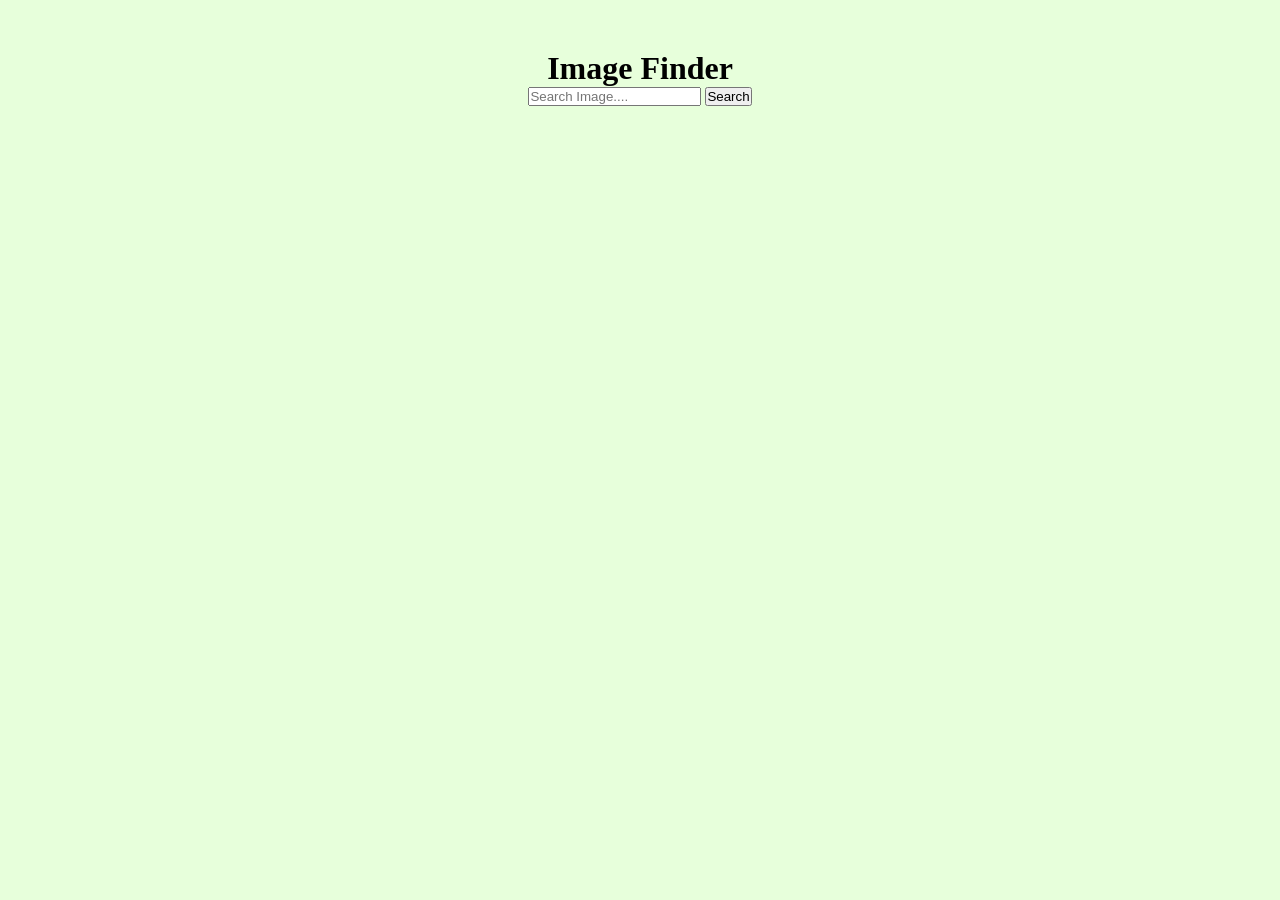
<file: image finder/index.html>
<!DOCTYPE html>
<html lang="en">
    <head>
        <meta charset="UTF-8" />
        <meta name="viewport" content="width=device-width, initial-scale=1.0" />
        <title>Image Finder</title>
        <link rel="stylesheet" href="style.css">
    </head>
    <body>
        <div class="main">
            <h1>Image Finder</h1>
            <form>
                <input
                    type="text"
                    name=""
                    id="keyword"
                    placeholder="Search Image...."
                />
                <button id="btn">Search</button>
            </form>
            <div class="allImg" id="allImg"></div>
            <button class="hidden" id="loadMoreBtn">Load More</button>
        </div>
        <script src="index.js"></script>
    </body>
</html>
</file>
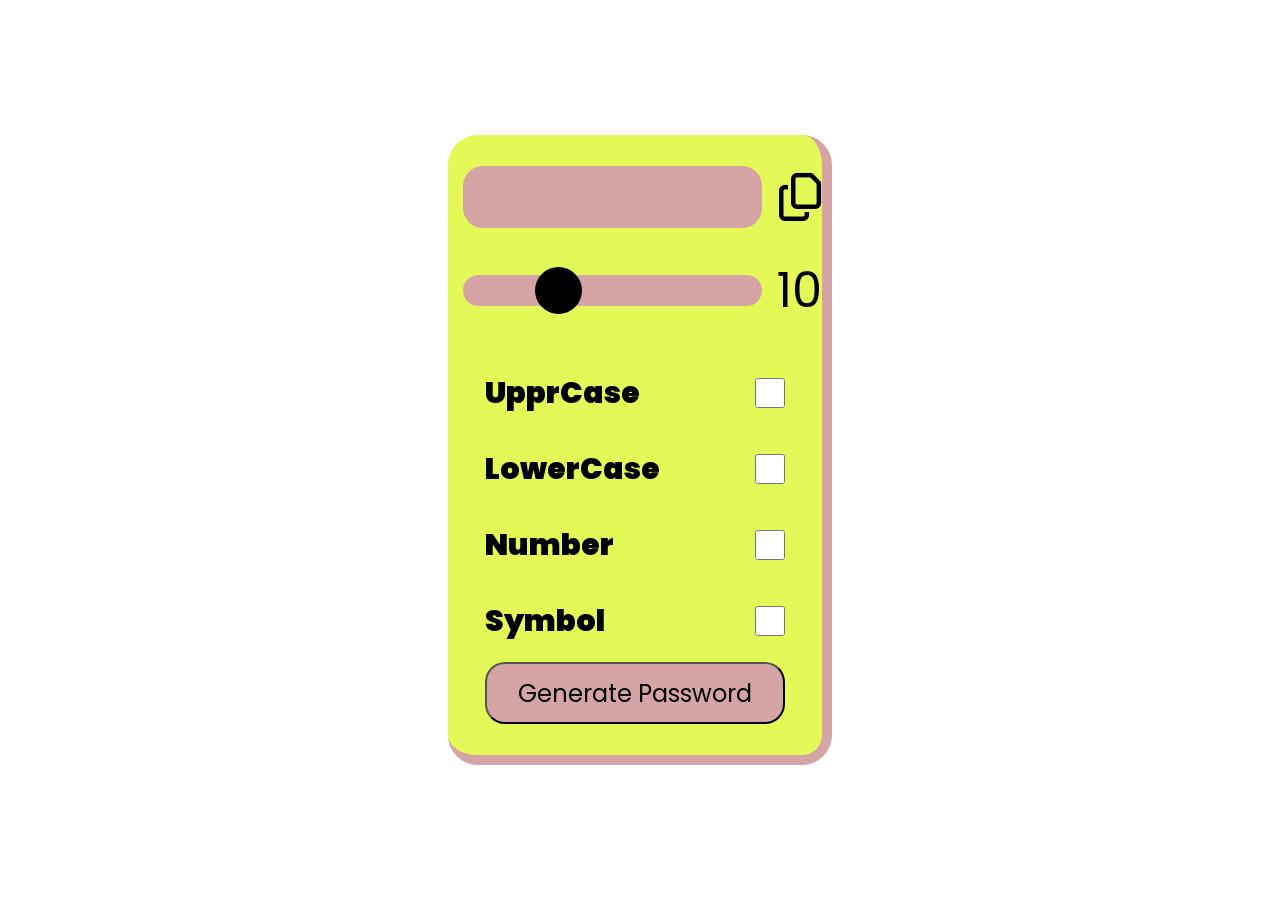
<file: password generator/index.html>
<!DOCTYPE html>
<html lang="en">
<head>
    <meta charset="UTF-8">
    <meta name="viewport" content="width=device-width, initial-scale=1.0">
    <title>Document</title>
    <link rel="stylesheet" href="style.css">
    <link rel="stylesheet" href="https://cdnjs.cloudflare.com/ajax/libs/font-awesome/6.5.1/css/all.min.css" integrity="sha512-DTOQO9RWCH3ppGqcWaEA1BIZOC6xxalwEsw9c2QQeAIftl+Vegovlnee1c9QX4TctnWMn13TZye+giMm8e2LwA==" crossorigin="anonymous" referrerpolicy="no-referrer" />
</head>
<body>

    <div class="main">
        <div class="firstDiv">
            <h1 id="newPass"></h1>
            <i class="fa-regular fa-copy" id="copyBtn"></i>
        </div>

        <div class="SecondDiv">
            <input type="range" id="range" min="6" max="20" value="10">
            <p id="rangeVal"></p>
        </div>


        <div class="thirdDiv">
            <div class="inputDiv">
                <label for="capLet">UpprCase</label>
                <input type="checkbox" name="capLet" id="capLet">
            </div>
            <br>
            <div class="inputDiv">
                <label for="samLet">LowerCase</label>
                <input type="checkbox" name="samLet" id="samLet">
            </div>

            <br>

            <div class="inputDiv">
                <label for="number">Number</label>
                <input type="checkbox" name="number" id="number">
            </div>

            <br>
            <div class="inputDiv">
                <label for="symbol">Symbol</label>
                <input type="checkbox" name="symbol" id="symbol">
            </div>

        </div>


        <button id="genPass">Generate Password</button>
    </div>
    

    <script src="index.js"></script>
</body>
</html>
</file>
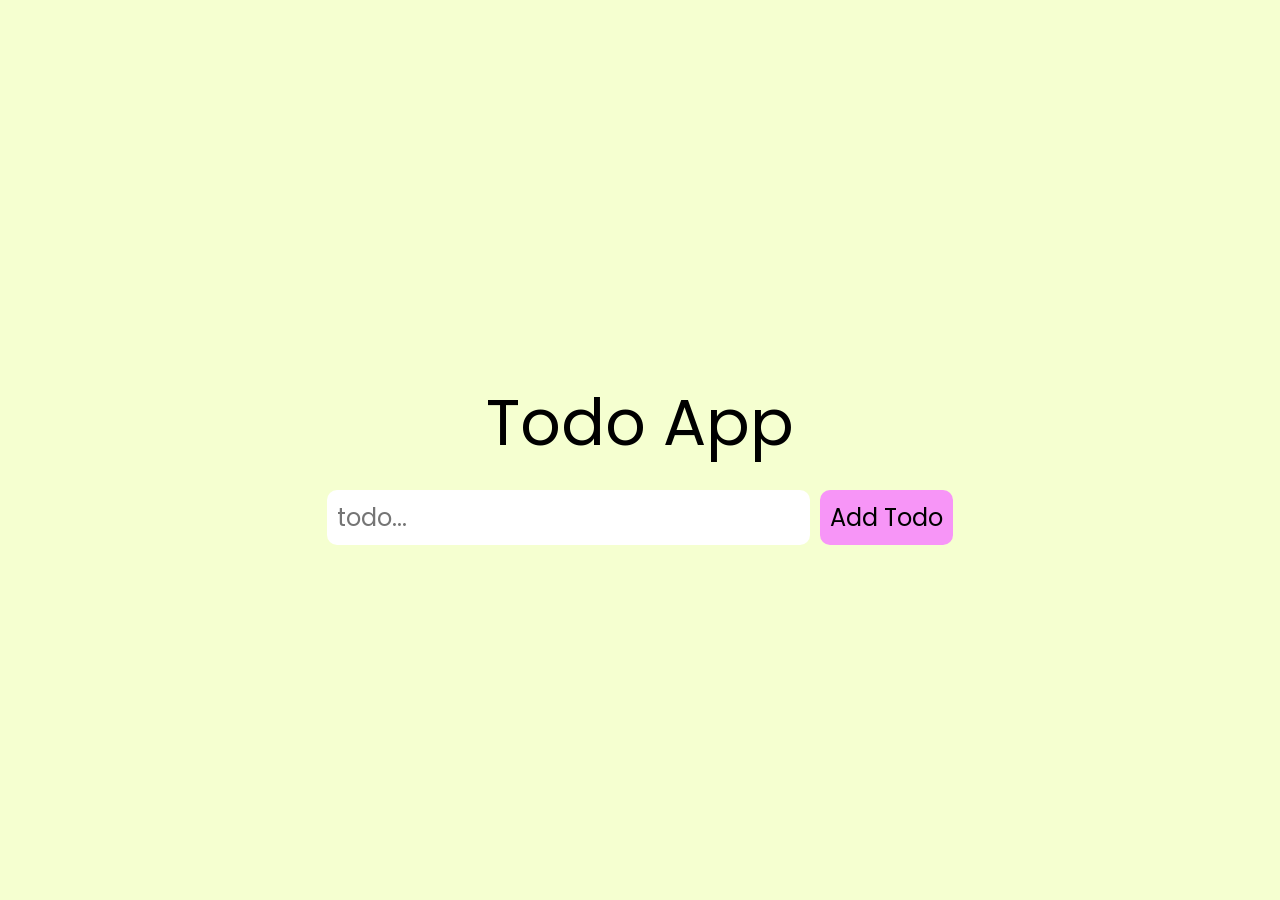
<file: to do app/index.html>
<!DOCTYPE html>
<html lang="en">
<head>
    <meta charset="UTF-8">
    <meta name="viewport" content="width=device-width, initial-scale=1.0">
    <title>Document</title>
    <link rel="stylesheet" href="style.css">
</head>
<body>
    <div class="main">
        <h1>Todo App</h1>
        <form class="form">
            <input type="text" placeholder="todo..." id="todoInput">
            <button id="addBtn">Add Todo</button>
        </form>
        <div id="allTodo"></div>

    </div>

    <script src="index.js"></script>
</body>
</html>
</file>
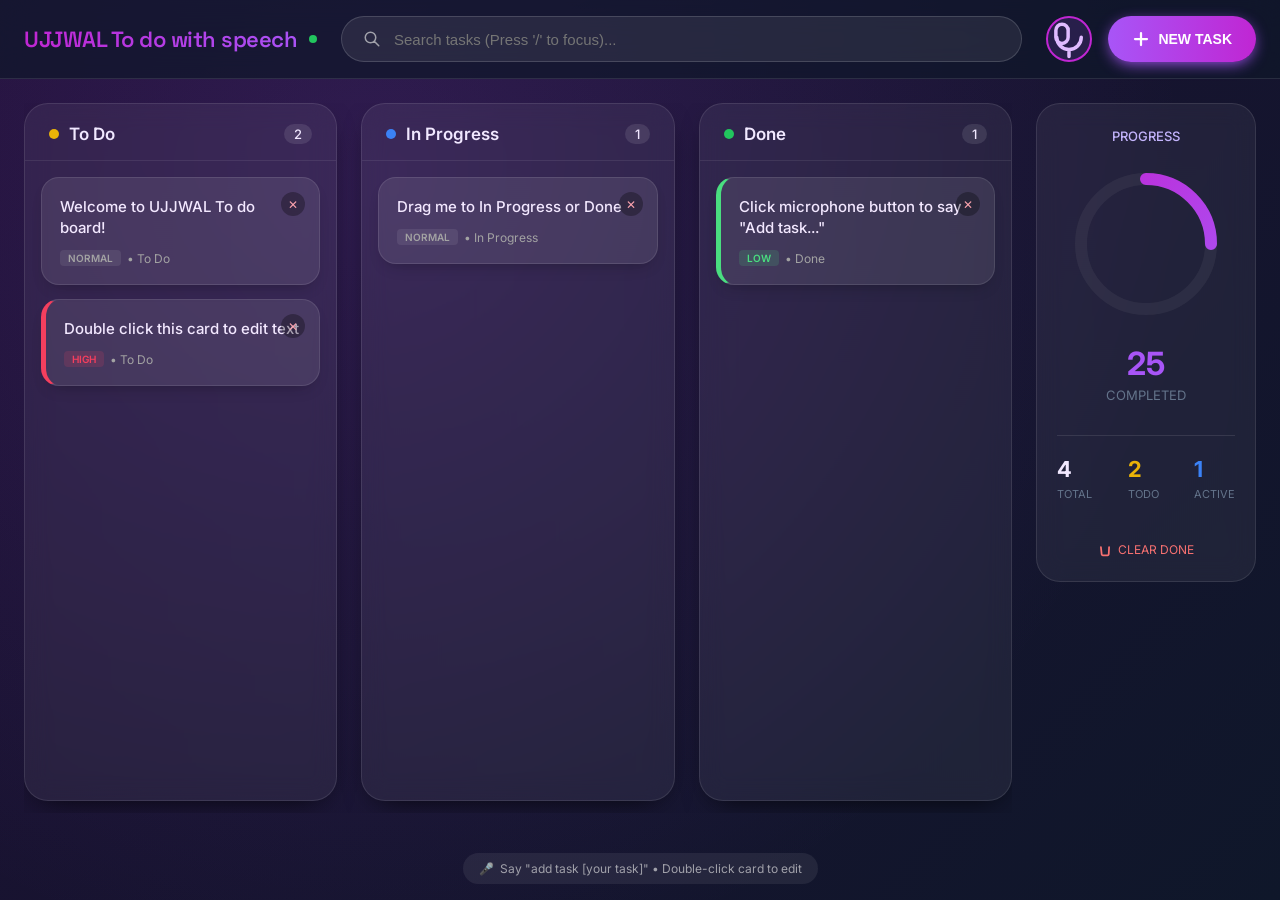
<file: To Do with Speech/index.html>
<!DOCTYPE html>
<html lang="en">
<head>
    <meta charset="UTF-8">
    <meta name="viewport" content="width=device-width, initial-scale=1.0">
    <title>UJJWAL To do with speech</title>
    <link rel="stylesheet" href="style.css">
</head>
<body>
    <div class="app">
        <header>
            <div class="logo">
                UJJWAL To do with speech
                <span class="logo-dot"></span>
            </div>
            <div class="search-container">
                <svg xmlns="http://www.w3.org/2000/svg" class="search-icon" width="18" height="18" fill="none" viewBox="0 0 24 24" stroke="currentColor">
                    <path stroke-linecap="round" stroke-linejoin="round" stroke-width="2" d="M21 21l-6-6m2-5a7 7 0 01-14 0 7 7 0 0114 0z" />
                </svg>
                <input type="text" id="search-input" class="search-input" placeholder="Search tasks (Press '/' to focus)...">
            </div>
            <div class="header-actions">
                <button onclick="toggleVoiceRecognition()" id="voice-button" class="voice-btn" title="Voice Command">
                    <svg id="mic-icon" xmlns="http://www.w3.org/2000/svg" class="mic-icon" fill="none" viewBox="0 0 24 24" stroke="currentColor">
                        <path stroke-linecap="round" stroke-linejoin="round" stroke-width="2" d="M19 11a7 7 0 01-7 7m0 0a7 7 0 01-7-7m7 7v4m-.5-15a3.5 3.5 0 10-7 0v4a3.5 3.5 0 007 0V6z" />
                    </svg>
                </button>
                <button onclick="showAddModal()" class="add-btn">
                    <svg xmlns="http://www.w3.org/2000/svg" width="18" height="18" fill="none" viewBox="0 0 24 24" stroke="currentColor" stroke-width="3">
                        <path stroke-linecap="round" stroke-linejoin="round" d="M12 4v16m8-8H4" />
                    </svg>
                    <span>NEW TASK</span>
                </button>
            </div>
        </header>
        <div class="main-content">
            <div class="board" id="board">
                <div class="column todo-header" id="todo-column" ondragover="handleDragOver(event)" ondragleave="handleDragLeave(event)" ondrop="handleDrop(event, 'todo')">
                    <div class="column-header">
                        <div class="column-title">To Do</div>
                        <div class="column-count" id="todo-count">0</div>
                    </div>
                    <div class="task-list" id="todo-list"></div>
                </div>
                <div class="column progress-header" id="progress-column" ondragover="handleDragOver(event)" ondragleave="handleDragLeave(event)" ondrop="handleDrop(event, 'inprogress')">
                    <div class="column-header">
                        <div class="column-title">In Progress</div>
                        <div class="column-count" id="progress-count">0</div>
                    </div>
                    <div class="task-list" id="progress-list"></div>
                </div>
                <div class="column done-header" id="done-column" ondragover="handleDragOver(event)" ondragleave="handleDragLeave(event)" ondrop="handleDrop(event, 'done')">
                    <div class="column-header">
                        <div class="column-title">Done</div>
                        <div class="column-count" id="done-count">0</div>
                    </div>
                    <div class="task-list" id="done-list"></div>
                </div>
            </div>
            <div class="analytics-panel">
                <div class="analytics-header">Progress</div>
                <canvas id="progress-canvas" width="160" height="160"></canvas>
                <div class="completion-text" id="completion-percent">0</div>
                <div class="completion-label">COMPLETED</div>
                <div class="stats">
                    <div class="stat-item">
                        <span class="stat-number" id="total-tasks">0</span>
                        <span class="stat-label">TOTAL</span>
                    </div>
                    <div class="stat-item">
                        <span class="stat-number" style="color: #eab308;" id="todo-stat">0</span>
                        <span class="stat-label">TODO</span>
                    </div>
                    <div class="stat-item">
                        <span class="stat-number" style="color: #3b82f6;" id="progress-stat">0</span>
                        <span class="stat-label">ACTIVE</span>
                    </div>
                </div>
                <div onclick="clearCompleted()" class="clear-done-btn">
                    <svg xmlns="http://www.w3.org/2000/svg" width="14" height="14" fill="none" viewBox="0 0 24 24" stroke="currentColor">
                        <path stroke-linecap="round" stroke-linejoin="round" stroke-width="3" d="M19 7l-.595 12.142A2 2 0 0116.138 21H7.862a2 2 0 01-1.595-1.858L5 7" />
                    </svg>
                    <span>CLEAR DONE</span>
                </div>
            </div>
        </div>
        <div class="hint">
            <span style="color:#22c55e">🎤</span>
            <span>Say "add task [your task]" • Double-click card to edit</span>
        </div>
    </div>
    <div class="modal" id="add-modal">
        <div class="modal-content">
            <div class="modal-header">
                <div class="modal-title">Create new task</div>
                <div onclick="hideAddModal()" class="close-modal-btn">×</div>
            </div>
            <div class="modal-body">
                <div class="form-group">
                    <label class="form-label">Task title</label>
                    <input type="text" id="modal-task-title" class="form-input" placeholder="Use 'HIGH:' or 'LOW:' for tags...">
                </div>
                <div class="form-group">
                    <label class="form-label">Initial status</label>
                    <select id="modal-task-status" class="form-input">
                        <option value="todo">To Do</option>
                        <option value="inprogress">In Progress</option>
                        <option value="done">Done</option>
                    </select>
                </div>
            </div>
            <div class="modal-footer">
                <button onclick="hideAddModal()" class="modal-btn modal-btn-cancel">Cancel</button>
                <button onclick="addTaskFromModal()" class="modal-btn modal-btn-add">Add to board</button>
            </div>
        </div>
    </div>
    <div class="voice-modal" id="voice-modal">
        <div class="voice-modal-content">
            <div class="voice-wave-container">
                <div class="voice-ripple"></div>
                <div class="voice-mic-large">
                    <svg xmlns="http://www.w3.org/2000/svg" width="48" height="48" fill="none" viewBox="0 0 24 24" stroke="currentColor">
                        <path stroke-linecap="round" stroke-linejoin="round" stroke-width="2" d="M19 11a7 7 0 01-7 7m0 0a7 7 0 01-7-7m7 7v4m-.5-15a3.5 3.5 0 10-7 0v4a3.5 3.5 0 007 0V6z" />
                    </svg>
                </div>
            </div>
            <div class="voice-status-text" id="voice-status-text">Listening...</div>
            <div class="voice-close-btn" onclick="toggleVoiceRecognition()">Cancel</div>
        </div>
    </div>
    <div id="toast" class="toast">
        <span id="toast-icon">✅</span>
        <span id="toast-message">Task added successfully</span>
    </div>
    <script src="./index.js"></script>
</body>
</html>
</file>
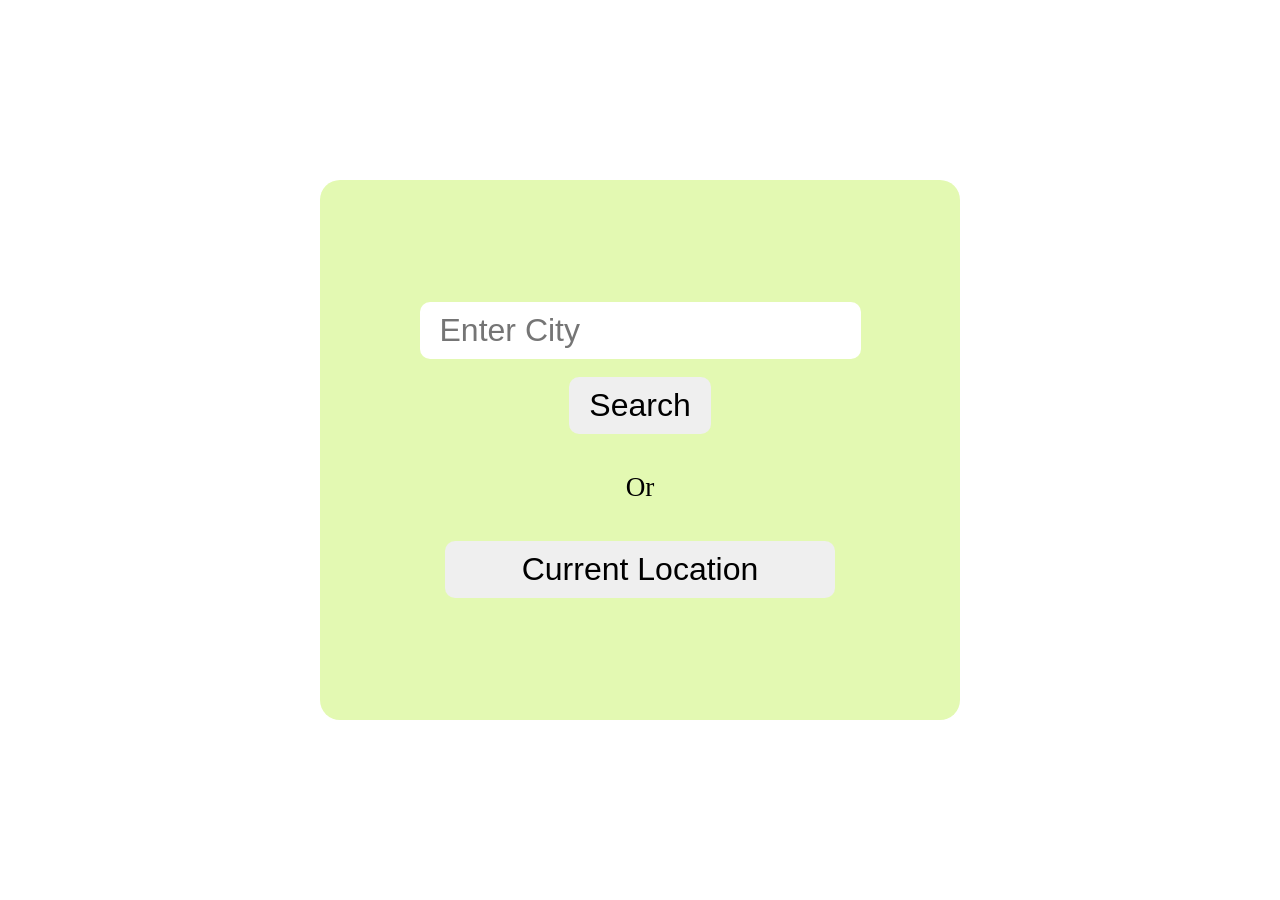
<file: weather app/index.html>
<!DOCTYPE html>
<html lang="en">
    <head>
        <meta charset="UTF-8" />
        <meta name="viewport" content="width=device-width, initial-scale=1.0" />
        <title>Document</title>
        <link rel="stylesheet" href="style.css" />
    </head>
    <body>
        <div class="main">
            <div class="firstDiv">
                <div>
                    <input type="text" id="cityName" placeholder="Enter City" />
                    <br />
                    <br />
                    <button id="searchBtn">Search</button>
                    <br>
                </div>
                <br>
                <p>Or</p>
                <br>
                <button id="currLoc">Current Location</button>
            </div>
            <div class="secondDiv" id="secondDiv"></div>
        </div>

        <script src="index.js"></script>
    </body>
</html>
</file>
<file: image finder/style.css>
*{
    margin: 0;
    padding: 0;
    box-sizing: border-box;
}

body{
    background-color: #e7ffdb;
    width: 100vw;
    max-height: 100vh;
    overflow-x: hidden;
}
.main{
    margin-block: 50px;
    width: 100%;
    height: 100%;
    display: flex;
    justify-content: center;
    align-items: center;
    flex-direction: column;
}
.allImg{
    margin-top: 30px;
    width: 70%;
    display: grid;
    grid-template-columns: repeat(3,1fr);
    gap: 20px;
}
.singleImg{
    border-radius: 10px;
    padding: 20px;
    background-color: #edecec;
    border: 1px solid #414141;
}

.firstDiv{
    display: flex;
    align-items: center;
    gap:10px;
}

.userImg{
    width: 60px;
    border-radius: 50%;
}
.userName{
    font-size: 2em;
}

.secondDiv{
    margin-top: 20px;
}

.mainImg{
    border-radius: 10px;
    width: 400px;
    height: 300px;
    object-fit: cover;
}
.imgDes{
    margin-top: 10px;
    font-size: 2.2em;
}

.hidden{
    display: none;
}
.visible{
    margin-top: 20px;
    font-size: 1.5em;
    padding-block: 19px;
    padding-inline: 40px;
    background-color: lightgreen;
    border-radius: 20px;
    border: none;
    box-shadow: 1px 1px 2px green;
    cursor: pointer;
    display: block;
}
</file>
<file: password generator/style.css>
@import url('https://fonts.googleapis.com/css2?family=Poppins:wght@300&display=swap');


* {
    margin: 0;
    padding: 0;
    box-sizing: border-box;
    font-family: 'Poppins', sans-serif;
}

body {
    width: 100vw;
    height: 100vh;
    display: flex;
    justify-content: center;
    align-items: center;
}

.main {
    border-radius: 30px;
    border-bottom: 10px solid #d5a5a5;
    border-right: 10px solid #d5a5a5;
    display: flex;
    flex-direction: column;
    justify-content: center;
    align-items: center;
    background-color: #e4f958;
    width: 30%;
    height: 70%;
}

.firstDiv,
.SecondDiv {
    width: 100%;
    height: 10%;
    display: flex;
    justify-content: space-around;
    align-items: center;
}

#newPass,
#range {
    display: flex;
    justify-content: center;
    align-items: center;
    font-size: 2.2em;
    width: 80%;
    height: 100%;
    background: #d5a5a5;
    border-radius: 20px;
}

#range {
    height: 25%;
}

#copyBtn,
#rangeVal {
    scale: 3;
}

.SecondDiv {
    height: 20%;
}

input[type="range"] {
    appearance: none;
    -webkit-appearance: none;
    width: 100%;
    height: 100%;
    background: #d5a5a5;
    outline: none;
    border-radius: 20px;
    transition: 0.2s;
}


input[type="range"]::-webkit-slider-thumb {
    -webkit-appearance: none;
    width: 47px;
    height: 47px;
    background: black;
    border-radius: 50%;
    cursor: pointer;
    transition: 0.2s;
}


.thirdDiv {
    font-size: 30px;
    width: 100%;
    height: 50%;
    display: flex;
    justify-content: center;
    align-items: center;
    flex-direction: column;
    font-weight: 900;
}

.inputDiv {
    width: 80%;
    height: 10%;
    display: flex;
    justify-content: space-between;
    align-items: center;

}

input[type="checkbox"] {
    width: 30px;
    height: 30px;
    cursor: pointer;
    transition: 0.2s;
}





#genPass {
    width: 80%;
    height: 10%;
    display: flex;
    justify-content: center;
    align-items: center;
    font-size: 1.5em;
    background: #d5a5a5;
    border-radius: 20px;
    cursor: pointer;
    transition: 0.2s;
}




#genPass:hover {
    background: #d5a5a5;
    transform: scale(1.1);
}



@media screen and (max-width: 768px) {
    .main {
        width: 80%;
        height: 80%;
    }
    .firstDiv,
    .SecondDiv {
        height: 15%;
    }
    #newPass,
    #range {
        font-size: 1.5em;
    }
    .thirdDiv {
        font-size: 20px;
    }
    .inputDiv {
        height: 15%;
    }
    #genPass {
        font-size: 1.2em;
    }

    input[type="range"] {
        width: 100%;
        height: 100%;
        background: #d5a5a5;
        outline: none;
        border-radius: 20px;
        transition: 0.2s;
    }

    input[type="range"]::-webkit-slider-thumb {
        width: 30px;
        height: 30px;
        background: black;
        border-radius: 50%;
        cursor: pointer;
        transition: 0.2s;
    }

    input[type="checkbox"] {
        width: 20px;
        height: 20px;
        cursor: pointer;
        transition: 0.2s;
    }

    #copyBtn,
    #rangeVal {
        scale: 2;
    }

    #genPass:hover {
        background: #d5a5a5;
        transform: scale(1.1);
    }

    #genPass {
        width: 80%;
        height: 10%;
        display: flex;
        justify-content: center;
        align-items: center;
        font-size: 1.5em;
        background: #d5a5a5;
        border-radius: 20px;
        cursor: pointer;
        transition: 0.2s;
    }

    #genPass:hover {
        background: #d5a5a5;
        transform: scale(1.1);
    }

    #genPass {
        font-size: 1.2em;
    }

    
} 

@media screen and (max-width: 425px) {
    .main {
        width: 90%;
        height: 90%;
    }
    .firstDiv,
    .SecondDiv {
        height: 15%;
    }
    #newPass,
    #range {
        font-size: 1.5em;
    }

    .thirdDiv {
        font-size: 20px;
    }

    .inputDiv {
        height: 15%;
    }

    #genPass {
        font-size: 1.2em;
    }

    input[type="range"] {
        width: 100%;
        height: 100%;
        background: #d5a5a5;
        outline: none;
        border-radius: 20px;
        transition: 0.2s;
    }

    input[type="range"]::-webkit-slider-thumb {
        width: 30px;
        height: 30px;
        background: black;
        border-radius: 50%;
        cursor: pointer;
        transition: 0.2s;
    }

    input[type="checkbox"] {
        width: 20px;
        height: 20px;
        cursor: pointer;
        transition: 0.2s;
    }

    #copyBtn,
    #rangeVal {
        scale: 2;
    }

    #genPass:hover {
        background: #d5a5a5;
        transform: scale(1.1);
    }

    #genPass {
        width: 80%;
        height: 10%;
        display: flex;
        justify-content: center;
        align-items: center;
        font-size: 1.5em;
        background: #d5a5a5;
        border-radius: 20px;
        cursor: pointer;
        transition: 0.2s;
    }
    
}
</file>
<file: to do app/style.css>
@import url('https://fonts.googleapis.com/css2?family=Poppins:ital,wght@0,100;0,200;0,300;0,400;0,500;0,600;0,700;0,800;0,900;1,100;1,200;1,300;1,400;1,500;1,600;1,700;1,800;1,900&display=swap');
*{
    margin: 0;
    padding: 0;
    box-sizing: border-box;
    overflow-x: hidden;
    font-family: "Poppins", sans-serif;
    font-weight: 400;
    font-style: normal;
}

body{
    width: 100vw;
    min-height: 100vh;
    background-color: rgb(245, 255, 208);
    display: flex;
    justify-content: center;
    align-items: center;
}

.main{
    margin-top: 50px;
    position: relative;
    text-align: center;
    width: 100%;
    min-height: 10%;   
    display: flex;
    flex-direction: column;
    justify-content: center;
    align-items: center;
    

}

.main > h1 {
    font-size: 4em;
}
.singleTodo{
    width: 70%;
    display: flex;
    justify-content: space-around;
    align-items: center;
    display: flex;
    align-items: center;
    gap: 10px;
    background-color: rgb(112, 250, 255);
    padding: 10px;
    border-radius: 10px;
    min-height: 10%;
}

.actionsOnTodo{
display: flex;
justify-content: center;
align-items: center;
gap: 20px;
}

.completed{
    text-decoration: line-through;
    color: #a0a0a0;
}

.todo{
    font-size: 2em;
    width: 60%;
    overflow-wrap: break-word;

}

#allTodo{
    text-wrap: wrap;
    margin-top: 30px;
    width: 60%;
    min-height: 10%;
    display: flex;
    flex-direction: column;
    justify-content: center;
    align-items: center;
    gap: 20px;
}

#todoInput , #addBtn{
    margin-top: 20px;
    font-size: 1.5em;
    border: none;
    border-radius: 10px;
    padding: 10px;
}


#addBtn{
    background-color: rgb(247, 149, 247);
    cursor: pointer;
}

.form{
    display: flex;
    gap: 10px;
}

.removeBtn{
    font-size: 1.2em;
    border-radius: 5px;
    padding: 6px;
    border: none;
    background-color: rgb(232, 41, 41);
    color: white;
    cursor: pointer;
}





  .checkbox-wrapper-30 .checkbox {
    --bg: #fff;
    --brdr: #d1d6ee;
    --brdr-actv: #1e2235;
    --brdr-hovr: #bbc1e1;
    --dur: calc((var(--size, 2)/2) * 0.6s);
    display: inline-block;
    width: calc(var(--size, 1) * 22px);
    position: relative;
  }
  .checkbox-wrapper-30 .checkbox:after {
    content: "";
    width: 100%;
    padding-top: 100%;
    display: block;
  }
  .checkbox-wrapper-30 .checkbox > * {
    position: absolute;
  }
  .checkbox-wrapper-30 .checkbox input {
    appearance: none;
    -webkit-appearance: none;
    -moz-appearance: none;
    -webkit-tap-highlight-color: transparent;
    cursor: pointer;
    background-color: var(--bg);
    border-radius: calc(var(--size, 1) * 4px);
    border: calc(var(--newBrdr, var(--size, 1)) * 1px) solid;
    color: var(--newBrdrClr, var(--brdr));
    outline: none;
    margin: 0;
    padding: 0;
    transition: all calc(var(--dur) / 3) linear;
  }
  .checkbox-wrapper-30 .checkbox input:hover,
  .checkbox-wrapper-30 .checkbox input:checked {
    --newBrdr: calc(var(--size, 1) * 2);
  }
  .checkbox-wrapper-30 .checkbox input:hover {
    --newBrdrClr: var(--brdr-hovr);
  }
  .checkbox-wrapper-30 .checkbox input:checked {
    --newBrdrClr: var(--brdr-actv);
    transition-delay: calc(var(--dur) /1.3);
  }
  .checkbox-wrapper-30 .checkbox input:checked + svg {
    --dashArray: 16 93;
    --dashOffset: 109;
  }
  .checkbox-wrapper-30 .checkbox svg {
    fill: none;
    left: 0;
    pointer-events: none;
    stroke: var(--stroke, var(--border-active));
    stroke-dasharray: var(--dashArray, 93);
    stroke-dashoffset: var(--dashOffset, 94);
    stroke-linecap: round;
    stroke-linejoin: round;
    stroke-width: 2px;
    top: 0;
    transition: stroke-dasharray var(--dur), stroke-dashoffset var(--dur);
  }
  .checkbox-wrapper-30 .checkbox svg,
  .checkbox-wrapper-30 .checkbox input {
    display: block;
    height: 100%;
    width: 100%;
  }
</file>
<file: To Do with Speech/style.css>
@import url('https://fonts.googleapis.com/css2?family=Inter:wght@400;500;600&family=Space+Grotesk:wght@500;600&display=swap');

:root {
    --purple: #a855f7;
    --purple-dark: #6b21a8;
}

* {
    margin: 0;
    padding: 0;
    box-sizing: border-box;
}

body {
    font-family: 'Inter', system_ui, sans-serif;
    background: linear-gradient(135deg, #1e1035 0%, #0f172a 100%);
    color: #f1e8ff;
    min-height: 100vh;
    overflow-x: hidden;
    position: relative;
}

body::before {
    content: '';
    position: absolute;
    top: 0;
    left: 0;
    right: 0;
    bottom: 0;
    background: radial-gradient(circle at 30% 20%, rgba(168, 85, 247, 0.15) 0%, transparent 70%);
    pointer-events: none;
    z-index: 0;
}

.app {
    position: relative;
    min-height: 100vh;
    display: flex;
    flex-direction: column;
    z-index: 1;
}

header {
    min-height: 76px;
    background: rgba(15, 23, 42, 0.7);
    backdrop-filter: blur(16px);
    border-bottom: 1px solid rgba(255,255,255,0.1);
    display: flex;
    align-items: center;
    padding: 16px 24px;
    gap: 24px;
    z-index: 30;
    flex-wrap: wrap;
}

.logo {
    display: flex;
    align-items: center;
    gap: 12px;
    font-family: 'Space Grotesk', sans-serif;
    font-size: 22px;
    font-weight: 600;
    letter-spacing: -0.5px;
    background: linear-gradient(to right, #c026d3, #a855f7);
    -webkit-background-clip: text;
    background-clip: text;
    -webkit-text-fill-color: transparent;
}

.logo-dot {
    display: inline-block;
    width: 8px;
    height: 8px;
    background: #22c55e;
    border-radius: 50%;
    animation: pulse 2s infinite;
}

.search-container {
    flex: 1;
    min-width: 260px;
    position: relative;
}

.search-input {
    width: 100%;
    height: 46px;
    background: rgba(255,255,255,0.08);
    border: 1px solid rgba(255,255,255,0.15);
    border-radius: 9999px;
    padding: 0 24px 0 52px;
    color: white;
    font-size: 15px;
    outline: none;
    transition: all 0.2s cubic-bezier(0.4, 0, 0.2, 1);
}

.search-input:focus {
    border-color: var(--purple);
    box-shadow: 0 0 0 3px rgba(168, 85, 247, 0.2);
}

.search-icon {
    position: absolute;
    left: 22px;
    top: 50%;
    transform: translateY(-50%);
    color: #a1a1aa;
}

.header-actions {
    display: flex;
    align-items: center;
    gap: 16px;
    margin-left: auto;
}

.voice-btn {
    width: 46px;
    height: 46px;
    background: rgba(168, 85, 247, 0.15);
    border: 2px solid #c026d3;
    color: #e0bbff;
    border-radius: 50%;
    display: flex;
    align-items: center;
    justify-content: center;
    cursor: pointer;
    transition: all 0.3s cubic-bezier(0.4, 0.0, 0.2, 1);
    position: relative;
}

.voice-btn:hover {
    transform: scale(1.1);
    background: rgba(168, 85, 247, 0.3);
}

.voice-btn.listening {
    animation: voicePulse 1.5s infinite;
    border-color: #22c55e;
    color: #22c55e;
    background: rgba(134, 239, 172, 0.2);
}

.add-btn {
    height: 46px;
    padding: 0 24px;
    background: linear-gradient(to right, #a855f7, #c026d3);
    color: white;
    border: none;
    border-radius: 9999px;
    font-weight: 600;
    font-size: 14px;
    display: flex;
    align-items: center;
    gap: 8px;
    cursor: pointer;
    box-shadow: 0 4px 15px -3px rgb(168 85 247);
    transition: all 0.2s cubic-bezier(0.4, 0, 0.2, 1);
}

.add-btn:hover {
    transform: translateY(-2px);
    box-shadow: 0 8px 25px -5px rgb(168 85 247);
}

.main-content {
    flex: 1;
    display: flex;
    padding: 24px;
    gap: 24px;
    flex-direction: row;
}

.board {
    flex: 1;
    display: flex;
    gap: 24px;
    overflow-x: auto;
    padding-bottom: 12px;
}

.column {
    flex: 1;
    min-width: 300px;
    background: rgba(255,255,255,0.06);
    border-radius: 24px;
    border: 1px solid rgba(255,255,255,0.1);
    backdrop-filter: blur(12px);
    display: flex;
    flex-direction: column;
    max-height: 80vh;
    box-shadow: 0 10px 30px -15px rgb(0 0 0);
}

.column-header {
    padding: 20px 24px 16px;
    display: flex;
    align-items: center;
    justify-content: space-between;
    border-bottom: 1px solid rgba(255,255,255,0.08);
}

.column-title {
    font-size: 17px;
    font-weight: 600;
    display: flex;
    align-items: center;
    gap: 10px;
}

.column-count {
    background: rgba(255,255,255,0.1);
    font-size: 13px;
    font-weight: 500;
    padding: 2px 10px;
    border-radius: 9999px;
    min-width: 22px;
    text-align: center;
}

.todo-header .column-title::before { content: ''; display: block; width: 10px; height: 10px; background: #eab308; border-radius: 50%; }
.progress-header .column-title::before { content: ''; display: block; width: 10px; height: 10px; background: #3b82f6; border-radius: 50%; }
.done-header .column-title::before { content: ''; display: block; width: 10px; height: 10px; background: #22c55e; border-radius: 50%; }

.task-list {
    flex: 1;
    padding: 16px;
    overflow-y: auto;
    display: flex;
    flex-direction: column;
    gap: 14px;
}

.task-card {
    background: rgba(255,255,255,0.09);
    border-radius: 18px;
    padding: 18px;
    box-shadow: 0 8px 16px -8px rgb(0 0 0 / 30%);
    border: 1px solid rgba(255,255,255,0.1);
    cursor: grab;
    transition: all 0.2s cubic-bezier(0.4, 0.0, 0.2, 1);
    position: relative;
}

.task-card:hover {
    transform: translateY(-4px);
    border-color: rgba(168, 85, 247, 0.5);
    background: rgba(255,255,255,0.12);
}

.task-card.high { border-left: 5px solid #f43f5e; }
.task-card.low { border-left: 5px solid #4ade80; }

.task-title {
    font-size: 15px;
    line-height: 1.4;
    font-weight: 500;
    margin-bottom: 12px;
    color: #f3e8ff;
    outline: none;
}

.task-title[contenteditable="true"] {
    background: rgba(0, 0, 0, 0.3);
    padding: 4px 8px;
    border: 1px dashed var(--purple);
}

.task-meta {
    display: flex;
    align-items: center;
    justify-content: space-between;
    font-size: 12px;
    color: #a3a3a3;
}

.priority-badge {
    padding: 2px 8px;
    border-radius: 4px;
    font-size: 10px;
    font-weight: 600;
    text-transform: uppercase;
}

.priority-badge.high-tag { background: rgba(244, 63, 94, 0.15); color: #f43f5e; }
.priority-badge.low-tag { background: rgba(74, 222, 128, 0.15); color: #4ade80; }
.priority-badge.normal-tag { background: rgba(255, 255, 255, 0.08); color: #a3a3a3; }

.delete-btn {
    position: absolute;
    top: 14px;
    right: 14px;
    width: 24px;
    height: 24px;
    display: flex;
    align-items: center;
    justify-content: center;
    color: #fda4af;
    background: rgba(0, 0, 0, 0.3);
    border-radius: 50%;
    font-size: 12px;
    cursor: pointer;
}

.analytics-panel {
    width: 220px;
    background: rgba(255,255,255,0.06);
    border-radius: 24px;
    border: 1px solid rgba(255,255,255,0.1);
    backdrop-filter: blur(12px);
    padding: 24px 20px;
    display: flex;
    flex-direction: column;
    align-items: center;
    height: fit-content;
}

.analytics-header {
    font-size: 13px;
    font-weight: 500;
    color: #c4b5fd;
    margin-bottom: 12px;
    text-transform: uppercase;
}

#progress-canvas {
    width: 160px;
    height: 160px;
    margin: 8px 0 20px;
}

.completion-text {
    font-size: 32px;
    font-weight: 700;
    color: #a855f7;
    margin-bottom: 4px;
}

.completion-label {
    font-size: 13px;
    color: #64748b;
}

.stats {
    display: flex;
    width: 100%;
    justify-content: space-between;
    margin-top: 32px;
    padding-top: 20px;
    border-top: 1px solid rgba(255,255,255,0.1);
}

.stats-item { text-align: center; }
.stat-number { font-size: 22px; font-weight: 700; display: block; }
.stat-label { font-size: 11px; color: #64748b; }

.clear-done-btn {
    margin-top: 40px;
    font-size: 12px;
    color: #f87171;
    cursor: pointer;
    display: flex;
    align-items: center;
    gap: 6px;
}

.modal {
    position: fixed;
    top: 0; left: 0; width: 100%; height: 100%;
    background: rgba(15, 23, 42, 0.8);
    backdrop-filter: blur(8px);
    display: none;
    align-items: center;
    justify-content: center;
    z-index: 1000;
    padding: 16px;
}

.modal.show { display: flex; }

.modal-content {
    background: rgba(30, 16, 53, 0.95);
    border: 1px solid rgba(168, 85, 247, 0.3);
    border-radius: 24px;
    width: 100%;
    max-width: 380px;
    box-shadow: 0 25px 50px -12px rgb(0 0 0);
    overflow: hidden;
}

.modal-body { padding: 24px; }
.form-group { margin-bottom: 20px; }
.form-label { display: block; font-size: 13px; margin-bottom: 8px; color: #c4b5fd; }
.form-input {
    width: 100%;
    background: rgba(255,255,255,0.1);
    border: 1px solid rgba(255,255,255,0.15);
    border-radius: 12px;
    padding: 14px 16px;
    color: white;
    font-size: 15px;
    outline: none;
}

.modal-footer { padding: 16px 24px; display: flex; gap: 12px; border-top: 1px solid rgba(255,255,255,0.1); }
.modal-btn { flex: 1; height: 52px; border-radius: 9999px; font-weight: 600; cursor: pointer; }
.modal-btn-cancel { background: transparent; border: 1px solid rgba(255,255,255,0.3); color: #e0e7ff; }
.modal-btn-add { background: linear-gradient(to right, #a855f7, #c026d3); color: white; border: none; }

.toast {
    position: fixed;
    bottom: 24px; left: 50%;
    transform: translateX(-50%);
    background: rgba(16, 185, 129, 0.95);
    color: white;
    padding: 14px 24px;
    border-radius: 9999px;
    display: flex;
    align-items: center;
    gap: 12px;
    font-size: 14px;
    opacity: 0;
    transition: all 0.4s ease;
    z-index: 9999;
}

.toast.show { opacity: 1; transform: translateX(-50%) translateY(-10px); }
.column.drop-over { background: rgba(168, 85, 247, 0.12); border-color: #a855f7; }

.hint {
    position: static;
    margin: 16px auto;
    font-size: 12px;
    background: rgba(255,255,255,0.07);
    padding: 8px 16px;
    border-radius: 9999px;
    color: #a1a1aa;
    display: flex;
    align-items: center;
    gap: 6px;
    width: fit-content;
}

.empty-state {
    flex: 1; display: flex; align-items: center; justify-content: center;
    flex-direction: column; color: #64748b; font-size: 13px; padding: 30px;
}

.voice-modal {
    position: fixed;
    top: 0; left: 0; width: 100%; height: 100%;
    background: rgba(15, 23, 42, 0.9);
    backdrop-filter: blur(12px);
    display: none;
    align-items: center;
    justify-content: center;
    z-index: 2000;
}

.voice-modal.show {
    display: flex;
}

.voice-modal-content {
    display: flex;
    flex-direction: column;
    align-items: center;
    gap: 24px;
    animation: modalSlide 0.3s ease;
}

.voice-wave-container {
    position: relative;
    width: 120px;
    height: 120px;
    display: flex;
    align-items: center;
    justify-content: center;
}

.voice-mic-large {
    width: 90px;
    height: 90px;
    background: linear-gradient(to right, #a855f7, #c026d3);
    border-radius: 50%;
    display: flex;
    align-items: center;
    justify-content: center;
    color: white;
    box-shadow: 0 10px 25px rgba(168, 85, 247, 0.4);
    z-index: 2;
}

.voice-ripple {
    position: absolute;
    width: 90px;
    height: 90px;
    background: rgba(168, 85, 247, 0.4);
    border-radius: 50%;
    animation: googleWave 1.5s infinite ease-out;
    z-index: 1;
}

@keyframes googleWave {
    0% { transform: scale(1); opacity: 1; }
    100% { transform: scale(2.2); opacity: 0; }
}

.voice-status-text {
    font-size: 22px;
    font-weight: 500;
    color: #f1e8ff;
    letter-spacing: 0.5px;
}

.voice-close-btn {
    margin-top: 10px;
    font-size: 14px;
    color: #94a3b8;
    cursor: pointer;
    padding: 8px 24px;
    border-radius: 9999px;
    border: 1px solid rgba(255,255,255,0.1);
    background: rgba(255,255,255,0.05);
    transition: all 0.2s;
}

.voice-close-btn:hover {
    color: white;
    background: rgba(255,255,255,0.1);
}

@media (max-width: 1024px) {
    .main-content {
        flex-direction: column-reverse;
        padding: 16px;
        gap: 16px;
    }
    .analytics-panel {
        width: 100%;
        flex-direction: row;
        justify-content: space-around;
        padding: 16px;
    }
    #progress-canvas {
        width: 100px;
        height: 100px;
        margin: 0;
    }
    .stats {
        border-top: none;
        margin-top: 0;
        padding-top: 0;
        width: auto;
        gap: 20px;
    }
    .clear-done-btn {
        margin-top: 0;
    }
}

@media (max-width: 768px) {
    header {
        padding: 12px;
        gap: 12px;
    }
    .logo {
        font-size: 18px;
        width: 100%;
        text-align: center;
        justify-content: center;
    }
    .search-container {
        min-width: 100%;
        order: 3;
    }
    .header-actions {
        width: 100%;
        justify-content: space-between;
        order: 2;
    }
    .board {
        flex-direction: column;
        overflow-x: hidden;
    }
    .column {
        min-width: 100%;
        max-height: 400px;
    }
    .analytics-panel {
        flex-wrap: wrap;
        gap: 16px;
    }
}
</file>
<file: weather app/style.css>
*{
    margin: 0;
    padding: 0;
    box-sizing: border-box;
}

body{
    width: 100vw;
    height: 100vh;
    display: flex;
    justify-content: center;
    align-items: center;
    flex-direction: column;
}

.main{
    border-radius: 20px;
    padding: 30px;
    width: 50%;
    min-height: 60%;
    display: flex;
    justify-content: center;
    align-items: center;
    flex-direction: column;
    background-color: rgb(227, 249, 178);
}
.firstDiv ,.secondDiv{
    margin-top: 20px;
    width: 70%;
    display: flex;
    justify-content: center;
    align-items: center;
    flex-direction: column;
    gap: 10px;
    text-align: center;
}
#weatherInfo{
    width: 100%;
    display: flex;
    justify-content: center;
    align-items: center;
    flex-direction: column;
    gap: 20px;
}
#cityName , #searchBtn ,.firstDiv > button { 
    padding: 10px 20px 10px;
    font-size: 2em;
    border: none;
    border-radius: 10px;
}
#searchBtn{
    cursor: pointer;
}

.firstDiv > button{
    width: 96%;
    cursor: pointer;
}

.firstDiv > p , .desc {
    text-align: center;
    font-size: 1.7em;
}

#temp{
    font-size: 4em;
}
#city{
    font-size: 2em;
}

.otherInfo{
    width: 100%;
    display: flex;
    justify-content: space-around;
    align-items: center;
}

.wind > p{
    font-size: 1.8em
}
</file>
